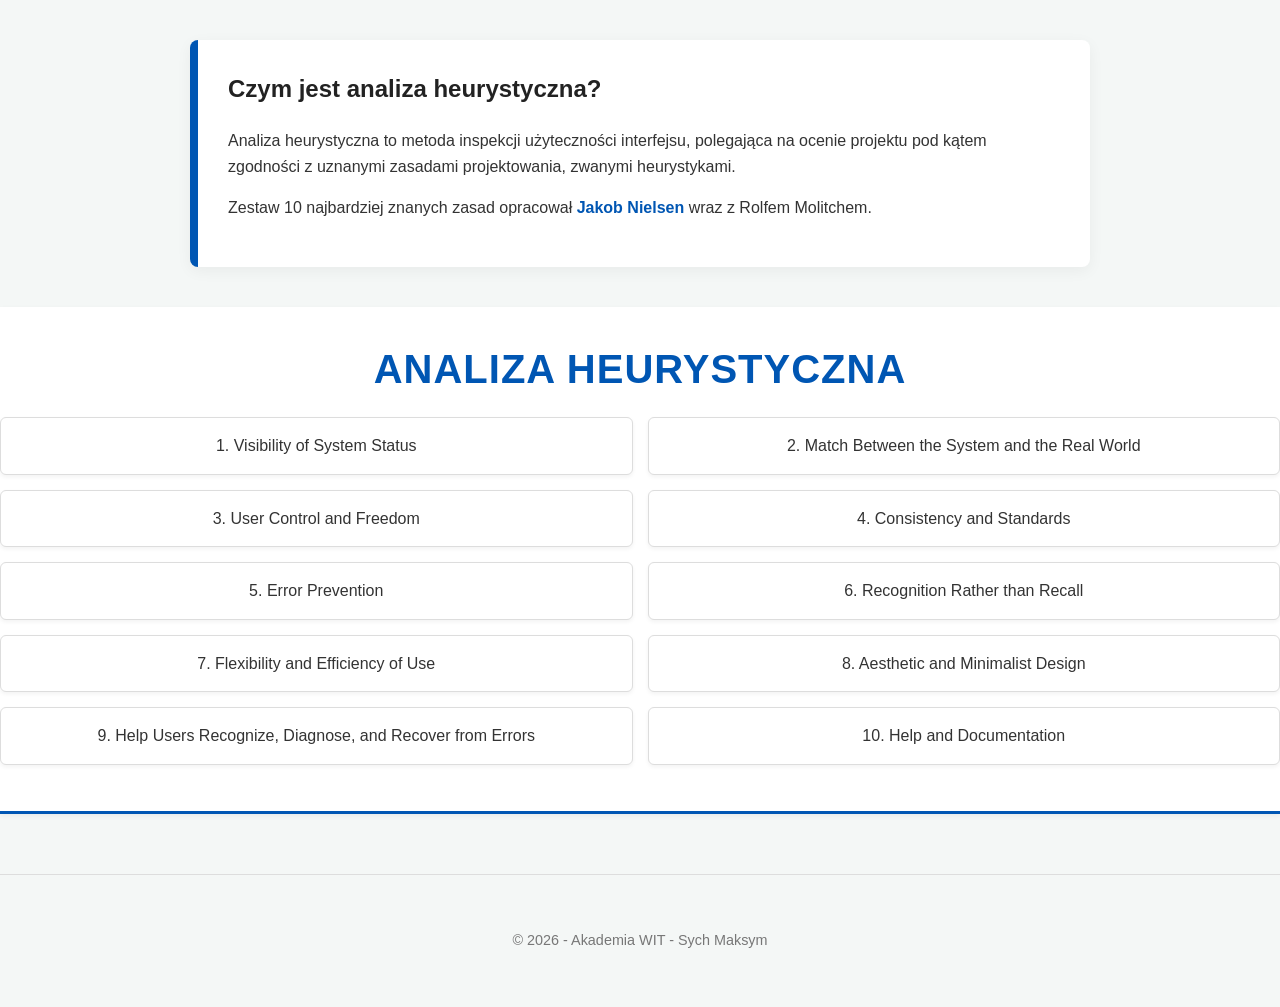
<file: index.html>
<!DOCTYPE html>
<html lang="pl">
<head>
    <meta charset="UTF-8">
    <meta name="viewport" content="width=device-width, initial-scale=1.0">
    <title>Mini-Wiki: 10 Heurystyk Nielsena</title>
    <link rel="stylesheet" href="mainstyle.css">
</head>
<body>

    <main>
        <section class="hero">
            <h2>Czym jest analiza heurystyczna?</h2>
            <p>Analiza heurystyczna to metoda inspekcji użyteczności interfejsu, polegająca na ocenie projektu pod kątem zgodności z uznanymi zasadami projektowania, zwanymi heurystykami.</p>
            <p>Zestaw 10 najbardziej znanych zasad opracował <strong>Jakob Nielsen</strong> wraz z Rolfem Molitchem.</p>
        </section>

        
    </main>

    <header>
        <h1>Analiza Heurystyczna</h1>
        <nav>
            <ul>
                <li><a href="h1.html">1. Visibility of System Status</a></li>
                <li><a href="h2.html">2. Match Between the System and the Real World</a></li>
                <li><a href="h3.html">3. User Control and Freedom</a></li>
                <li><a href="h4.html">4. Consistency and Standards</a></li>
                <li><a href="h5.html">5. Error Prevention</a></li>
                <li><a href="h6.html">6. Recognition Rather than Recall</a></li>
                <li><a href="h7.html">7. Flexibility and Efficiency of Use</a></li>
                <li><a href="h8.html">8. Aesthetic and Minimalist Design</a></li>
                <li><a href="h9.html">9. Help Users Recognize, Diagnose, and Recover from Errors</a></li>
                <li><a href="h10.html">10. Help and Documentation</a></li>
            </ul>
        </nav>
    </header>

    

    <footer>
        <p>&copy; 2026 - Akademia WIT - Sych Maksym</p>
    </footer>

</body>
</html>
</file>
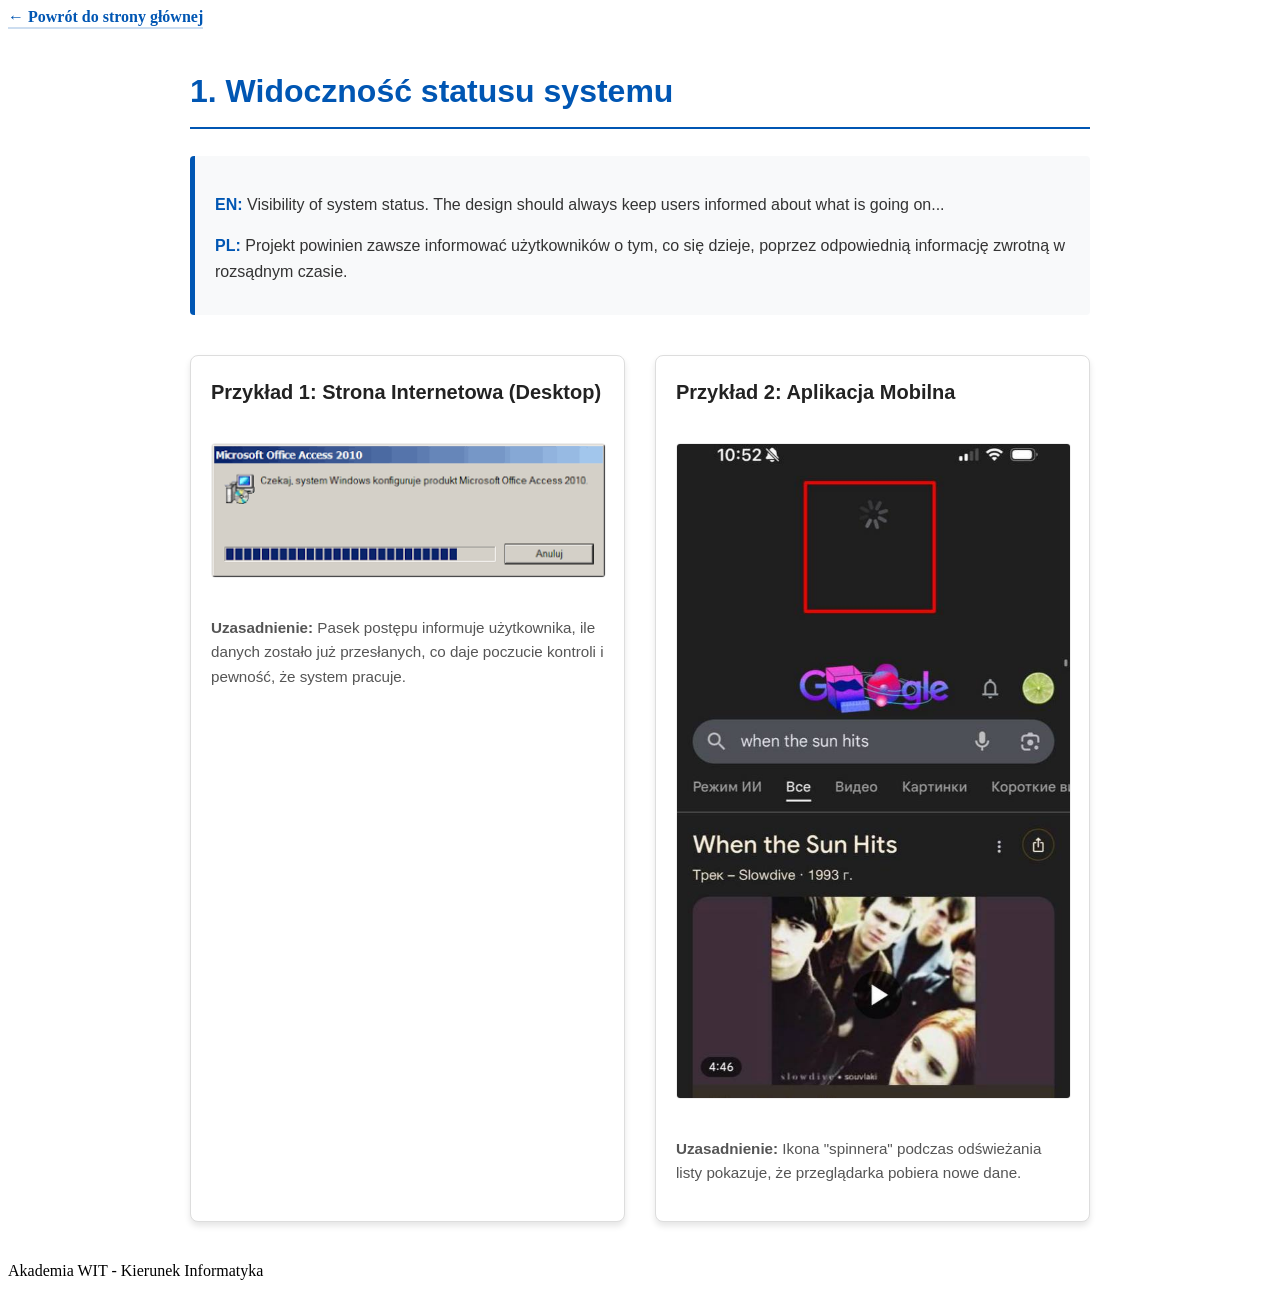
<file: h1.html>
<!DOCTYPE html>
<html lang="pl">
<head>
    <meta charset="UTF-8">
    <meta name="viewport" content="width=device-width, initial-scale=1.0">
    <title>Heurystyka 1 - Mini-Wiki</title>
    <link rel="stylesheet" href="style.css">
</head>
<body>

    <header>
        <nav>
            <a href="index.html" class="custom-link" >&larr; Powrót do strony głównej</a>
        </nav>
    </header>

    <main>
        <article class="heuristic-detail">
            <h1>1. Widoczność statusu systemu</h1>
            
            <div class="description">
                <p><strong>EN:</strong> Visibility of system status. The design should always keep users informed about what is going on...</p>
                <p><strong>PL:</strong> Projekt powinien zawsze informować użytkowników o tym, co się dzieje, poprzez odpowiednią informację zwrotną w rozsądnym czasie.</p>
            </div>

            <section class="examples">
                <div class="example-item">
                    <h3>Przykład 1: Strona Internetowa (Desktop)</h3>
                    <img src="screens/f1_1.png" alt="Pasek postępu wgrywania pliku">
                    <p><strong>Uzasadnienie:</strong> Pasek postępu informuje użytkownika, ile danych zostało już przesłanych, co daje poczucie kontroli i pewność, że system pracuje.</p>
                </div>

                <div class="example-item">
                    <h3>Przykład 2: Aplikacja Mobilna</h3>
                    <img src="screens/f1_2.png" alt="Ikona ładowania w aplikacji">
                    <p><strong>Uzasadnienie:</strong> Ikona "spinnera" podczas odświeżania listy pokazuje, że przeglądarka pobiera nowe dane.</p>
                </div>
            </section>
        </article>
    </main>

    <footer>
        <p>Akademia WIT - Kierunek Informatyka</p>
    </footer>

</body>
</html>
</file>
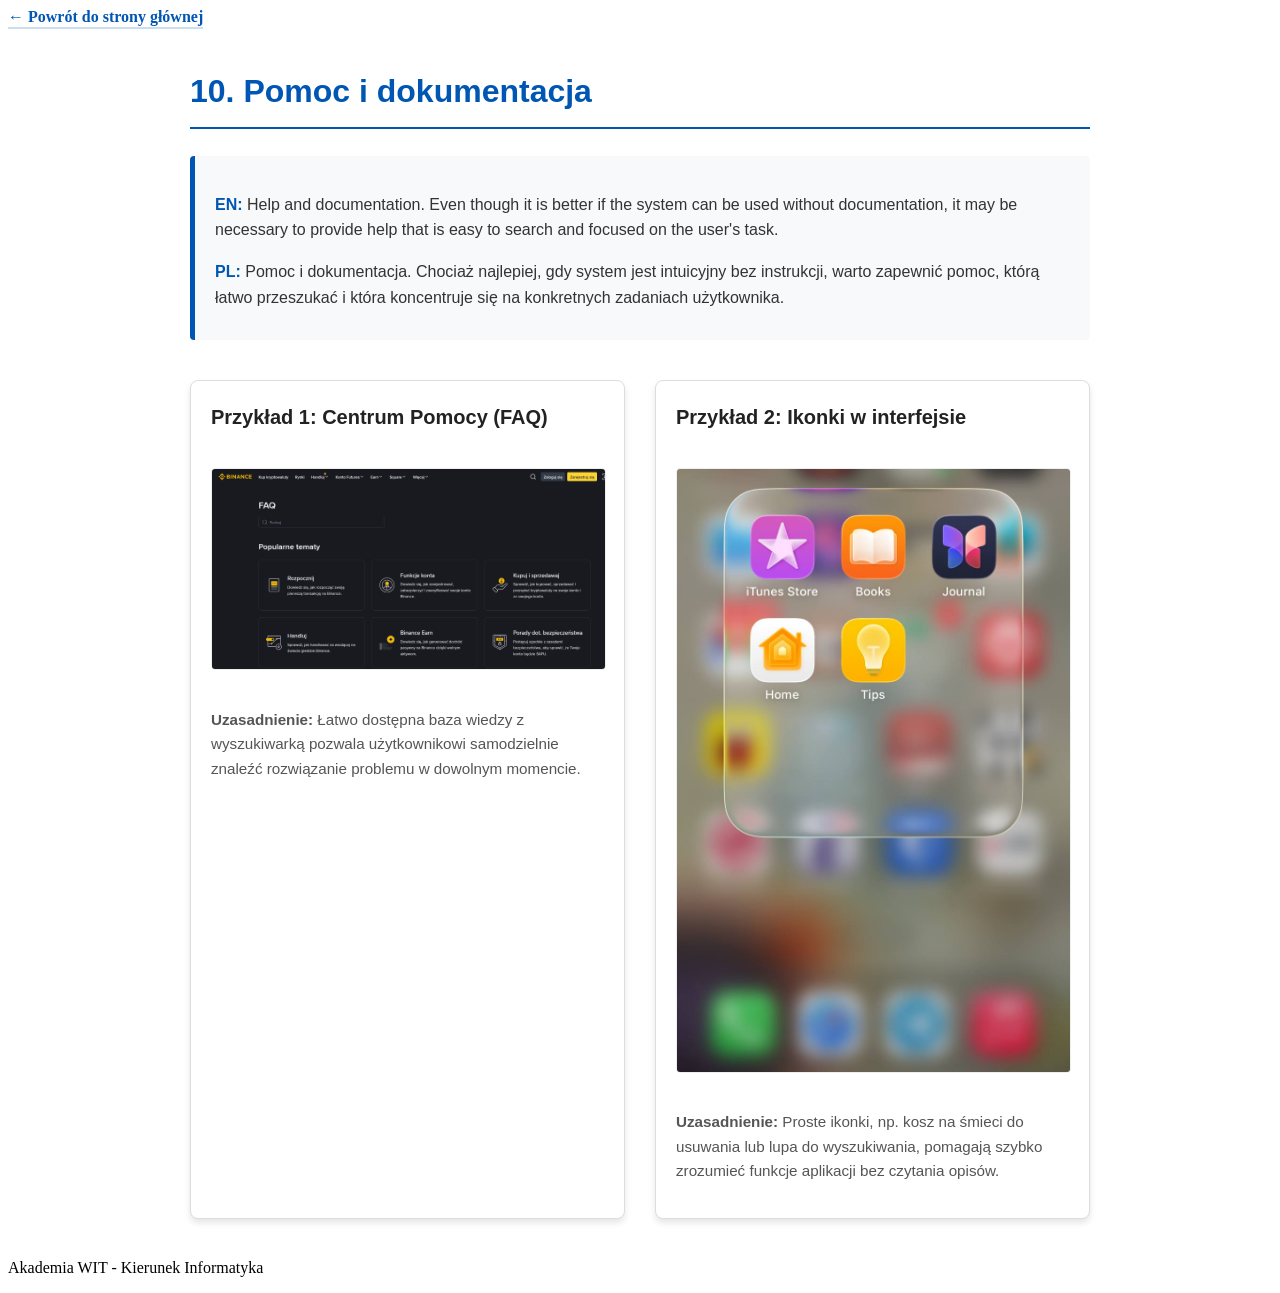
<file: h10.html>
<!DOCTYPE html>
<html lang="pl">
<head>
    <meta charset="UTF-8">
    <meta name="viewport" content="width=device-width, initial-scale=1.0">
    <title>Heurystyka 10 - Mini-Wiki</title>
    <link rel="stylesheet" href="style.css">
</head>
<body>
    <header>
        <nav><a href="index.html" class="custom-link">&larr; Powrót do strony głównej</a></nav>
    </header>
    <main>
        <article class="heuristic-detail">
            <h1>10. Pomoc i dokumentacja</h1>
            <div class="description">
                <p><strong>EN:</strong> Help and documentation. Even though it is better if the system can be used without documentation, it may be necessary to provide help that is easy to search and focused on the user's task.</p>
                <p><strong>PL:</strong> Pomoc i dokumentacja. Chociaż najlepiej, gdy system jest intuicyjny bez instrukcji, warto zapewnić pomoc, którą łatwo przeszukać i która koncentruje się na konkretnych zadaniach użytkownika.</p>
            </div>
            <section class="examples">
                <div class="example-item">
                    <h3>Przykład 1: Centrum Pomocy (FAQ)</h3>
                    <img src="screens/f10_1.png" alt="Wyszukiwarka w centrum pomocy">
                    <p><strong>Uzasadnienie:</strong> Łatwo dostępna baza wiedzy z wyszukiwarką pozwala użytkownikowi samodzielnie znaleźć rozwiązanie problemu w dowolnym momencie.</p>
                </div>
                <div class="example-item">
                    <h3>Przykład 2: Ikonki w interfejsie</h3>
                    <img src="screens/f10_2.png" alt="Podpowiedzi wewnątrz interfejsu">
                    <p><strong>Uzasadnienie:</strong> Proste ikonki, np. kosz na śmieci do usuwania lub lupa do wyszukiwania, pomagają szybko zrozumieć funkcje aplikacji bez czytania opisów.</p>
                </div>
            </section>
        </article>
    </main>
    <footer><p>Akademia WIT - Kierunek Informatyka</p></footer>
</body>
</html>
</file>
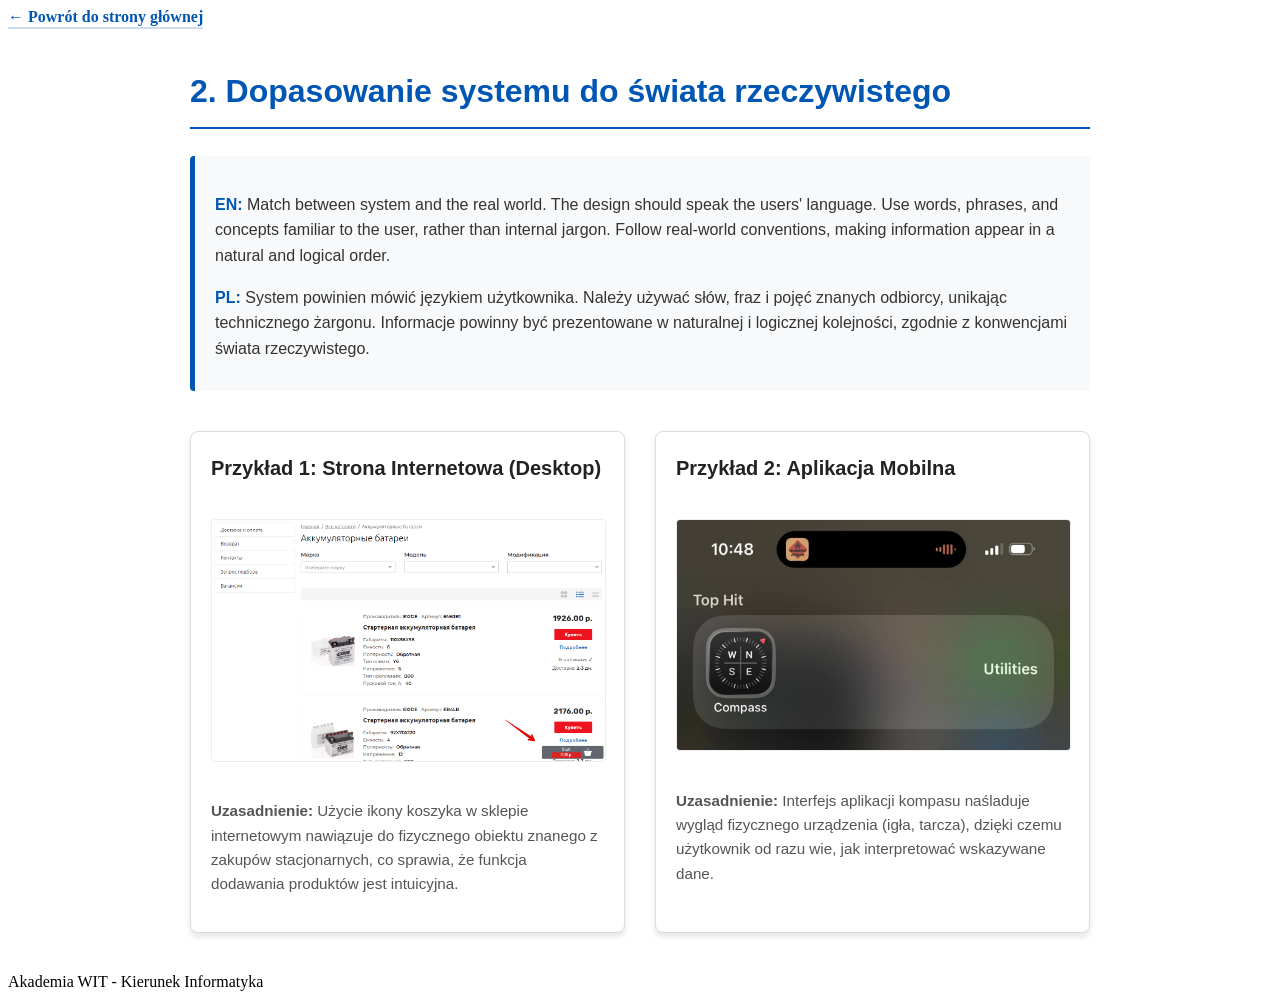
<file: h2.html>
<!DOCTYPE html>
<html lang="pl">
<head>
    <meta charset="UTF-8">
    <meta name="viewport" content="width=device-width, initial-scale=1.0">
    <title>Heurystyka 2 - Mini-Wiki</title>
    <link rel="stylesheet" href="style.css">
</head>
<body>

    <header>
        <nav>
            <a href="index.html" class="custom-link">&larr; Powrót do strony głównej</a>
        </nav>
    </header>

    <main>
        <article class="heuristic-detail">
            <h1>2. Dopasowanie systemu do świata rzeczywistego</h1>
            
            <div class="description">
                <p><strong>EN:</strong> Match between system and the real world. The design should speak the users' language. Use words, phrases, and concepts familiar to the user, rather than internal jargon. Follow real-world conventions, making information appear in a natural and logical order.</p>
                
                <p><strong>PL:</strong> System powinien mówić językiem użytkownika. Należy używać słów, fraz i pojęć znanych odbiorcy, unikając technicznego żargonu. Informacje powinny być prezentowane w naturalnej i logicznej kolejności, zgodnie z konwencjami świata rzeczywistego.</p>
            </div>

            <section class="examples">
                <div class="example-item">
                    <h3>Przykład 1: Strona Internetowa (Desktop)</h3>
                    <img src="screens/f2_1.png" alt="Ikona koszyka w sklepie">
                    <p><strong>Uzasadnienie:</strong> Użycie ikony koszyka w sklepie internetowym nawiązuje do fizycznego obiektu znanego z zakupów stacjonarnych, co sprawia, że funkcja dodawania produktów jest intuicyjna.</p>
                </div>

                <div class="example-item">
                    <h3>Przykład 2: Aplikacja Mobilna</h3>
                    <img src="screens/f2_2.png" alt="Kompas w smartfonie">
                    <p><strong>Uzasadnienie:</strong> Interfejs aplikacji kompasu naśladuje wygląd fizycznego urządzenia (igła, tarcza), dzięki czemu użytkownik od razu wie, jak interpretować wskazywane dane.</p>
                </div>
            </section>
        </article>
    </main>

    <footer>
        <p>Akademia WIT - Kierunek Informatyka </p>
    </footer>

</body>
</html>
</file>
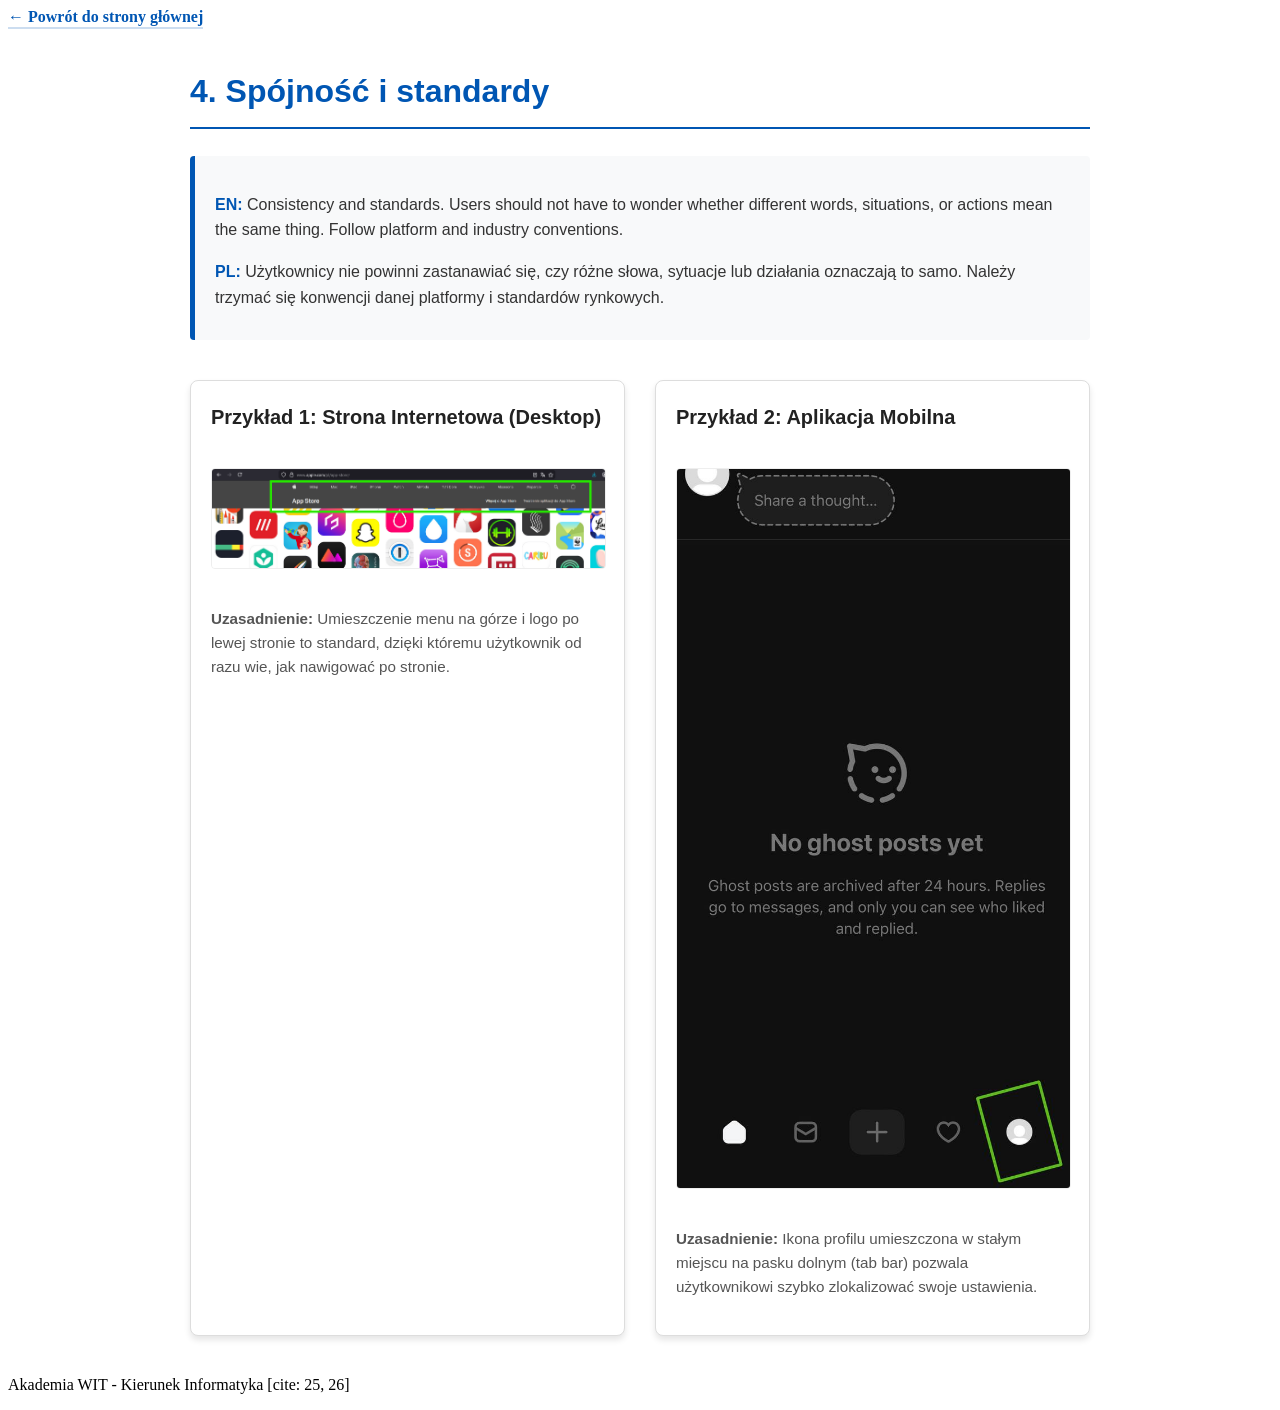
<file: h4.html>
<!DOCTYPE html>
<html lang="pl">
<head>
    <meta charset="UTF-8">
    <meta name="viewport" content="width=device-width, initial-scale=1.0">
    <title>Heurystyka 4 - Mini-Wiki</title>
    <link rel="stylesheet" href="style.css">
</head>
<body>
    <header>
        <nav><a href="index.html" class="custom-link">&larr; Powrót do strony głównej</a></nav>
    </header>
    <main>
        <article class="heuristic-detail">
            <h1>4. Spójność i standardy</h1>
            <div class="description">
                <p><strong>EN:</strong> Consistency and standards. Users should not have to wonder whether different words, situations, or actions mean the same thing. Follow platform and industry conventions.</p>
                <p><strong>PL:</strong> Użytkownicy nie powinni zastanawiać się, czy różne słowa, sytuacje lub działania oznaczają to samo. Należy trzymać się konwencji danej platformy i standardów rynkowych.</p>
            </div>
            <section class="examples">
                <div class="example-item">
                    <h3>Przykład 1: Strona Internetowa (Desktop)</h3>
                    <img src="screens/f4_1.png" alt="Standardowy pasek nawigacji">
                    <p><strong>Uzasadnienie:</strong> Umieszczenie menu na górze i logo po lewej stronie to standard, dzięki któremu użytkownik od razu wie, jak nawigować po stronie.</p>
                </div>
                <div class="example-item">
                    <h3>Przykład 2: Aplikacja Mobilna</h3>
                    <img src="screens/f4_2.png" alt="Ikona profilu w prawym dolnym rogu">
                    <p><strong>Uzasadnienie:</strong> Ikona profilu umieszczona w stałym miejscu na pasku dolnym (tab bar) pozwala użytkownikowi szybko zlokalizować swoje ustawienia.</p>
                </div>
            </section>
        </article>
    </main>
    <footer><p>Akademia WIT - Kierunek Informatyka [cite: 25, 26]</p></footer>
</body>
</html>
</file>
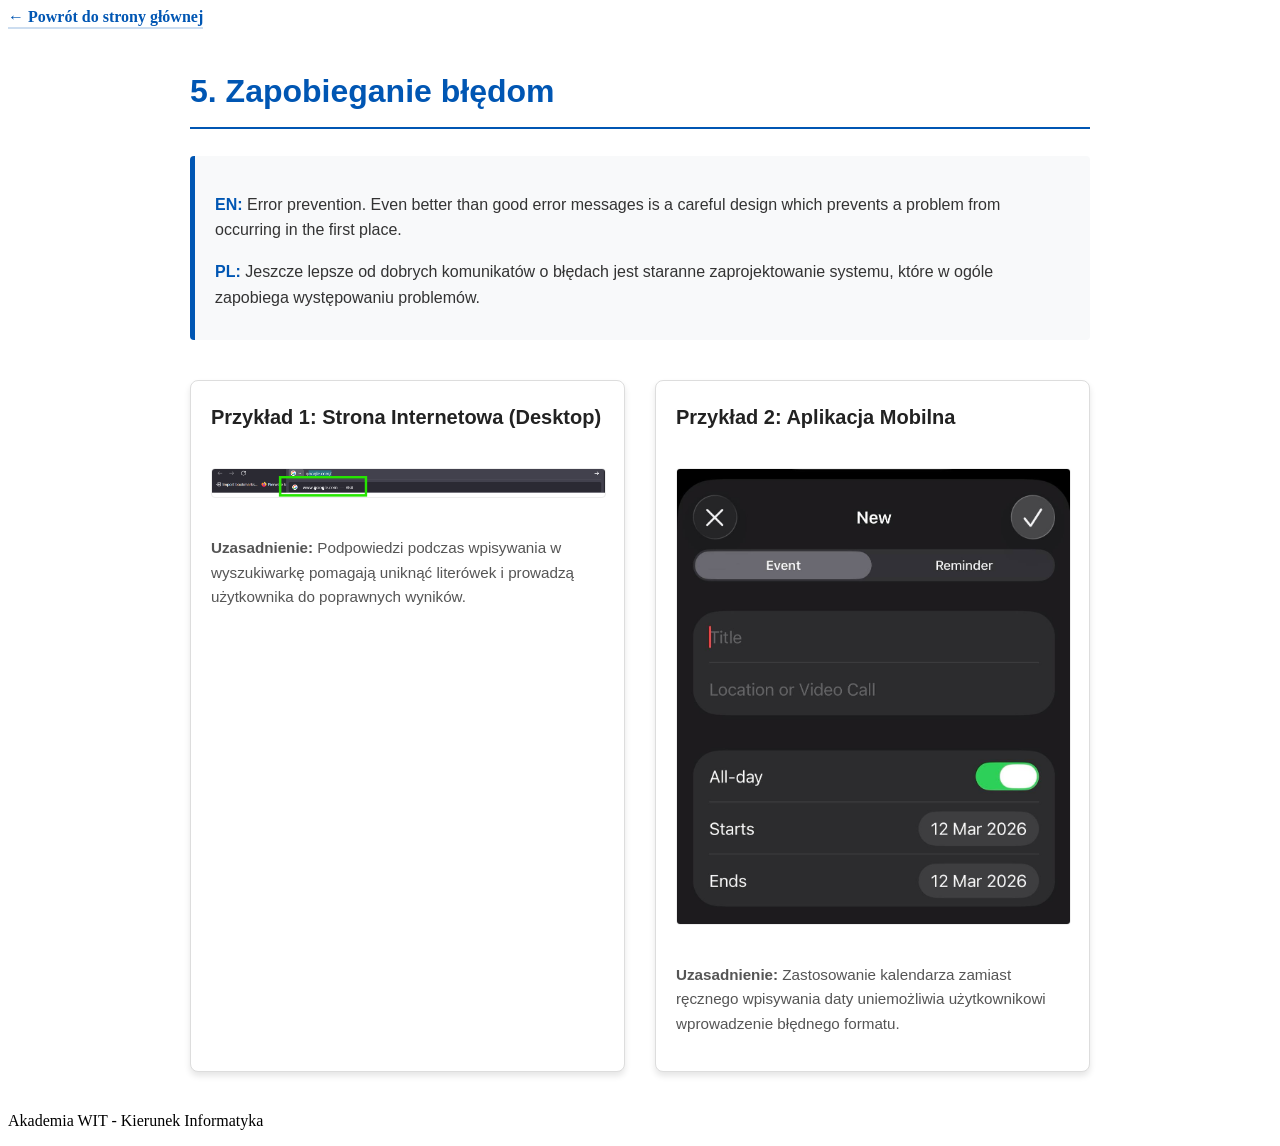
<file: h5.html>
<!DOCTYPE html>
<html lang="pl">
<head>
    <meta charset="UTF-8">
    <meta name="viewport" content="width=device-width, initial-scale=1.0">
    <title>Heurystyka 5 - Mini-Wiki</title>
    <link rel="stylesheet" href="style.css">
</head>
<body>
    <header>
        <nav><a href="index.html" class="custom-link">&larr; Powrót do strony głównej</a></nav>
    </header>
    <main>
        <article class="heuristic-detail">
            <h1>5. Zapobieganie błędom</h1>
            <div class="description">
                <p><strong>EN:</strong> Error prevention. Even better than good error messages is a careful design which prevents a problem from occurring in the first place.</p>
                <p><strong>PL:</strong> Jeszcze lepsze od dobrych komunikatów o błędach jest staranne zaprojektowanie systemu, które w ogóle zapobiega występowaniu problemów.</p>
            </div>
            <section class="examples">
                <div class="example-item">
                    <h3>Przykład 1: Strona Internetowa (Desktop)</h3>
                    <img src="screens/f5_1.png" alt="Sugestie wyszukiwania">
                    <p><strong>Uzasadnienie:</strong> Podpowiedzi podczas wpisywania w wyszukiwarkę pomagają uniknąć literówek i prowadzą użytkownika do poprawnych wyników.</p>
                </div>
                <div class="example-item">
                    <h3>Przykład 2: Aplikacja Mobilna</h3>
                    <img src="screens/f5_2.png" alt="Wybór daty z kalendarza">
                    <p><strong>Uzasadnienie:</strong> Zastosowanie kalendarza zamiast ręcznego wpisywania daty uniemożliwia użytkownikowi wprowadzenie błędnego formatu.</p>
                </div>
            </section>
        </article>
    </main>
    <footer><p>Akademia WIT - Kierunek Informatyka </p></footer>
</body>
</html>
</file>
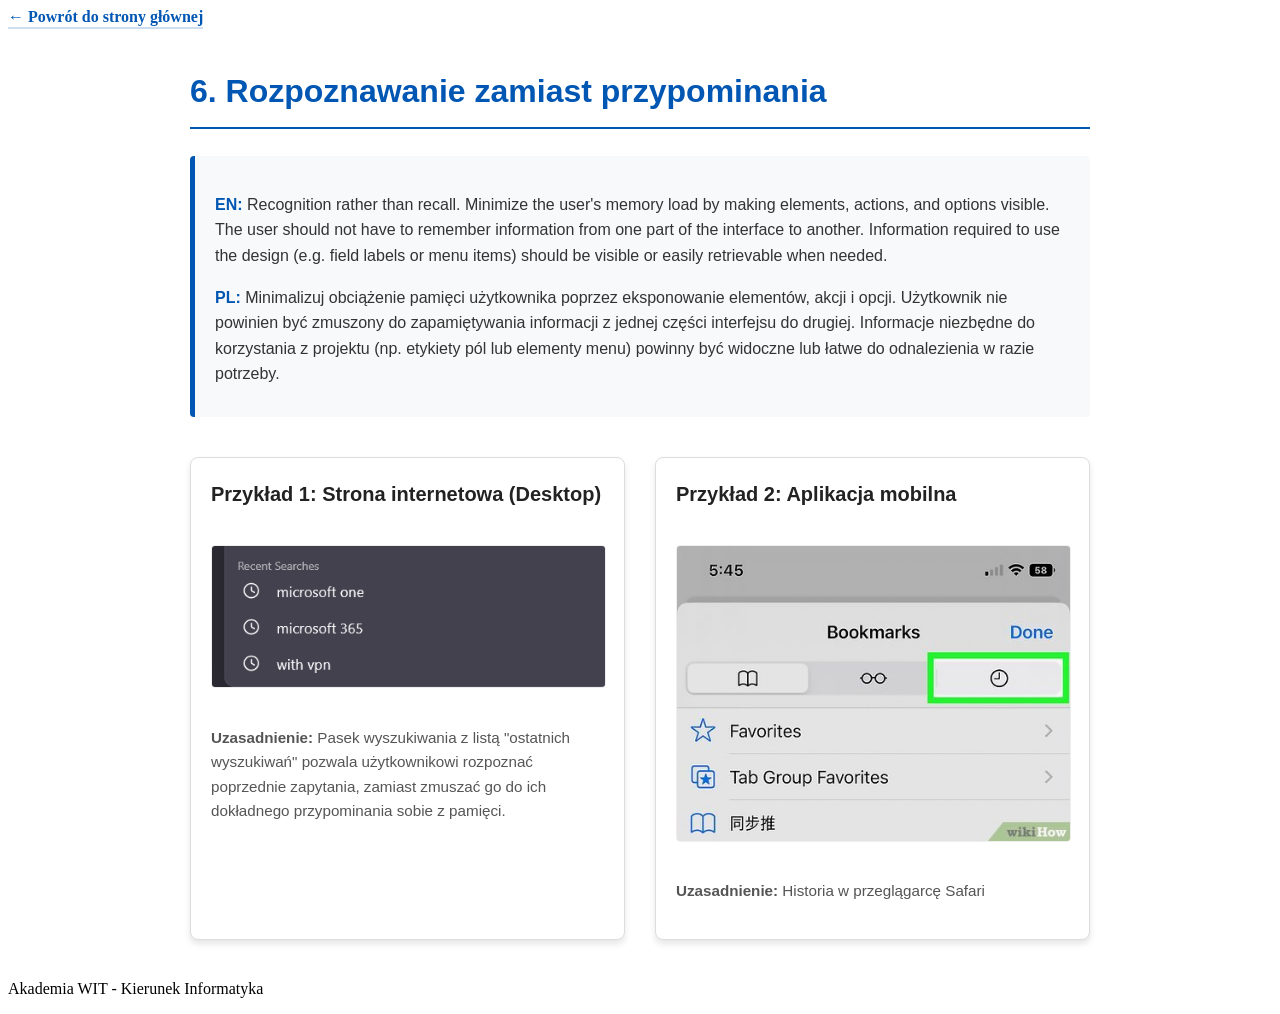
<file: h6.html>
<!DOCTYPE html>
<html lang="pl">
<head>
    <meta charset="UTF-8">
    <meta name="viewport" content="width=device-width, initial-scale=1.0">
    <title>Heurystyka 6 - Mini-Wiki</title>
    <link rel="stylesheet" href="style.css">
</head>
<body>

    <header>
        <nav>
            <a href="index.html" class="custom-link">&larr; Powrót do strony głównej</a>
        </nav>
    </header>

    <main>
        <article class="heuristic-detail">
            <h1>6. Rozpoznawanie zamiast przypominania</h1> 
            
            <div class="description">
                <p><strong>EN:</strong> Recognition rather than recall. Minimize the user's memory load by making elements, actions, and options visible. The user should not have to remember information from one part of the interface to another. Information required to use the design (e.g. field labels or menu items) should be visible or easily retrievable when needed.</p> 
                
                <p><strong>PL:</strong> Minimalizuj obciążenie pamięci użytkownika poprzez eksponowanie elementów, akcji i opcji. Użytkownik nie powinien być zmuszony do zapamiętywania informacji z jednej części interfejsu do drugiej. Informacje niezbędne do korzystania z projektu (np. etykiety pól lub elementy menu) powinny być widoczne lub łatwe do odnalezienia w razie potrzeby.</p> 
            </div>

            <section class="examples">
                <div class="example-item">
                    <h3>Przykład 1: Strona internetowa (Desktop)</h3> 
                    <img src="screens/f6_1.png" alt="Historia wyszukiwania w Google">
                    <p><strong>Uzasadnienie:</strong> Pasek wyszukiwania z listą "ostatnich wyszukiwań" pozwala użytkownikowi rozpoznać poprzednie zapytania, zamiast zmuszać go do ich dokładnego przypominania sobie z pamięci.</p>
                </div>

                <div class="example-item">
                    <h3>Przykład 2: Aplikacja mobilna</h3>
                    <img src="screens/f6_2.png" alt="Sekcja ostatnio oglądane w aplikacji">
                    <p><strong>Uzasadnienie:</strong> Historia w przeglągarcę Safari</p>
                </div>
            </section>
        </article>
    </main>

    <footer>
        <p>Akademia WIT - Kierunek Informatyka</p> 
    </footer>

</body>
</html>
</file>
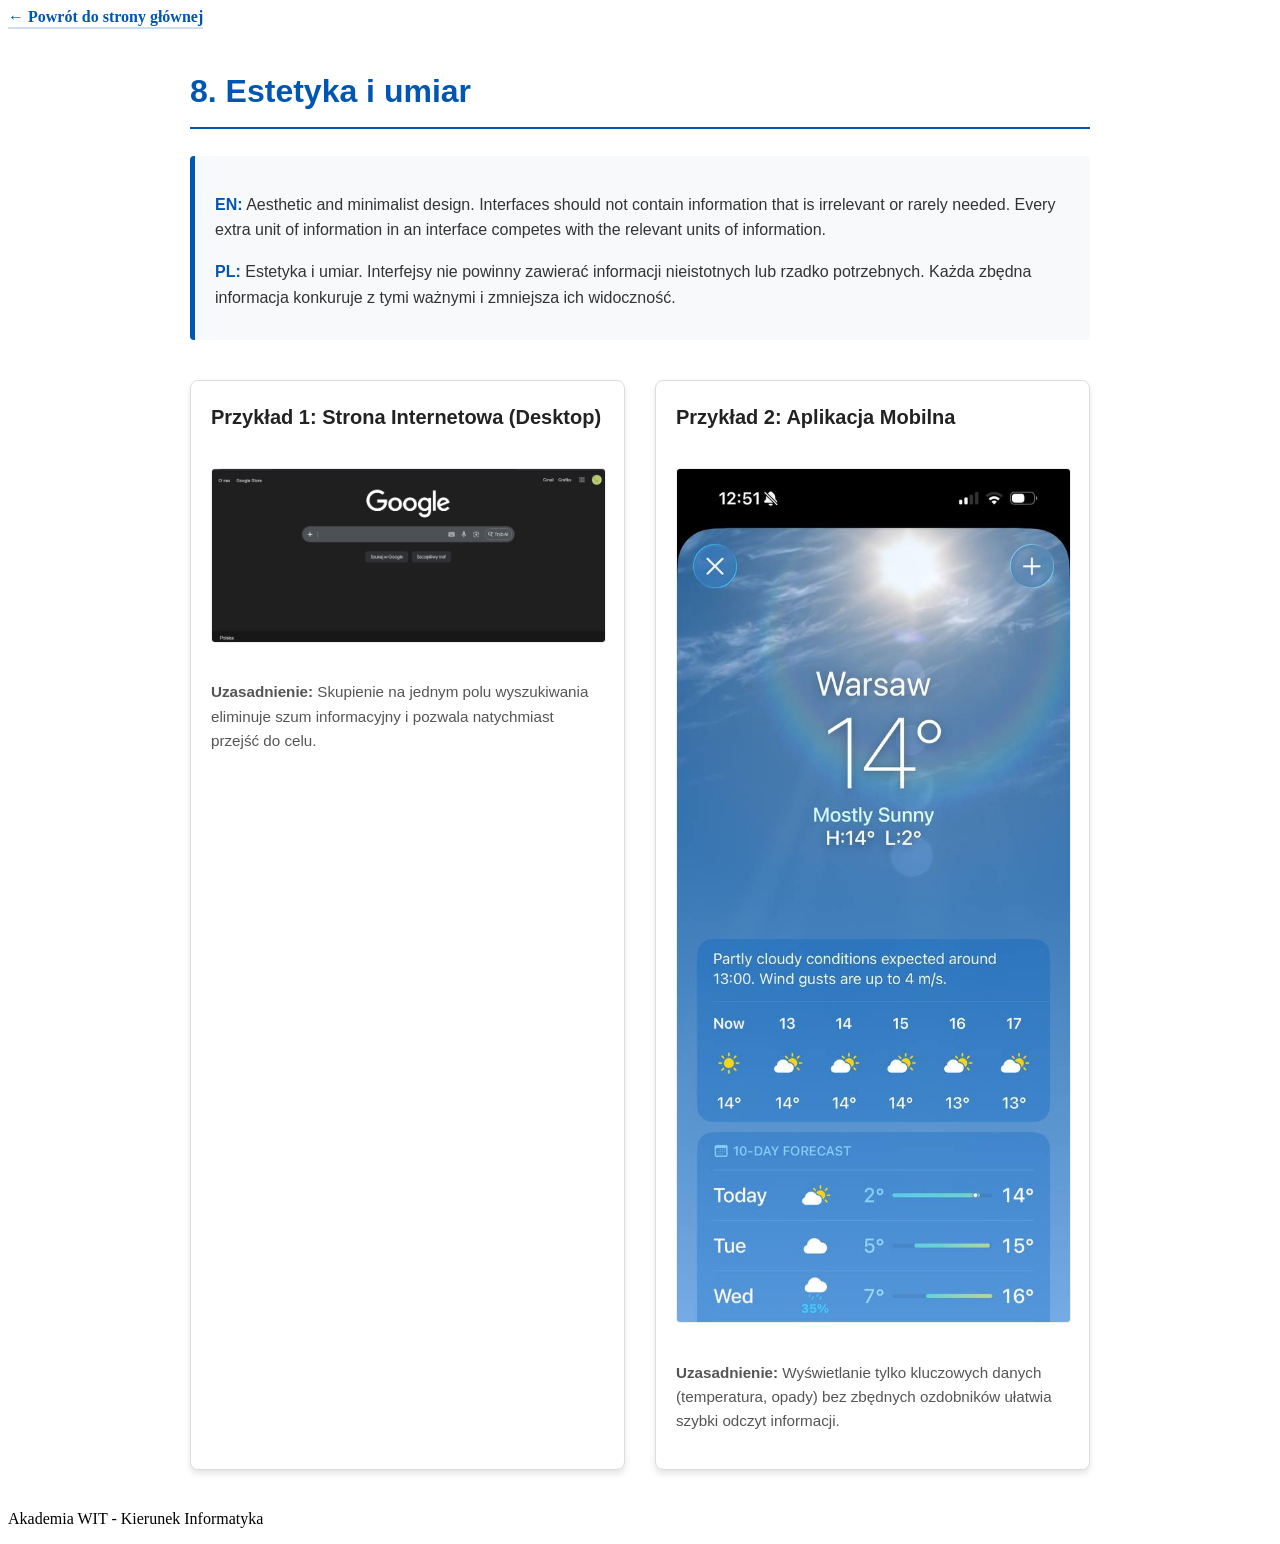
<file: h8.html>
<!DOCTYPE html>
<html lang="pl">
<head>
    <meta charset="UTF-8">
    <meta name="viewport" content="width=device-width, initial-scale=1.0">
    <title>Heurystyka 8 - Mini-Wiki</title>
    <link rel="stylesheet" href="style.css">
</head>
<body>
    <header>
        <nav><a href="index.html" class="custom-link">&larr; Powrót do strony głównej</a></nav>
    </header>
    <main>
        <article class="heuristic-detail">
            <h1>8. Estetyka i umiar</h1>
            <div class="description">
                <p><strong>EN:</strong> Aesthetic and minimalist design. Interfaces should not contain information that is irrelevant or rarely needed. Every extra unit of information in an interface competes with the relevant units of information.</p>
                <p><strong>PL:</strong> Estetyka i umiar. Interfejsy nie powinny zawierać informacji nieistotnych lub rzadko potrzebnych. Każda zbędna informacja konkuruje z tymi ważnymi i zmniejsza ich widoczność.</p>
            </div>
            <section class="examples">
                <div class="example-item">
                    <h3>Przykład 1: Strona Internetowa (Desktop)</h3>
                    <img src="screens/f8_1.png" alt="Minimalistyczna strona Google">
                    <p><strong>Uzasadnienie:</strong> Skupienie na jednym polu wyszukiwania eliminuje szum informacyjny i pozwala natychmiast przejść do celu.</p>
                </div>
                <div class="example-item">
                    <h3>Przykład 2: Aplikacja Mobilna</h3>
                    <img src="screens/f8_2.png" alt="Czysty interfejs aplikacji Pogoda">
                    <p><strong>Uzasadnienie:</strong> Wyświetlanie tylko kluczowych danych (temperatura, opady) bez zbędnych ozdobników ułatwia szybki odczyt informacji.</p>
                </div>
            </section>
        </article>
    </main>
    <footer><p>Akademia WIT - Kierunek Informatyka</p></footer>
</body>
</html>
</file>
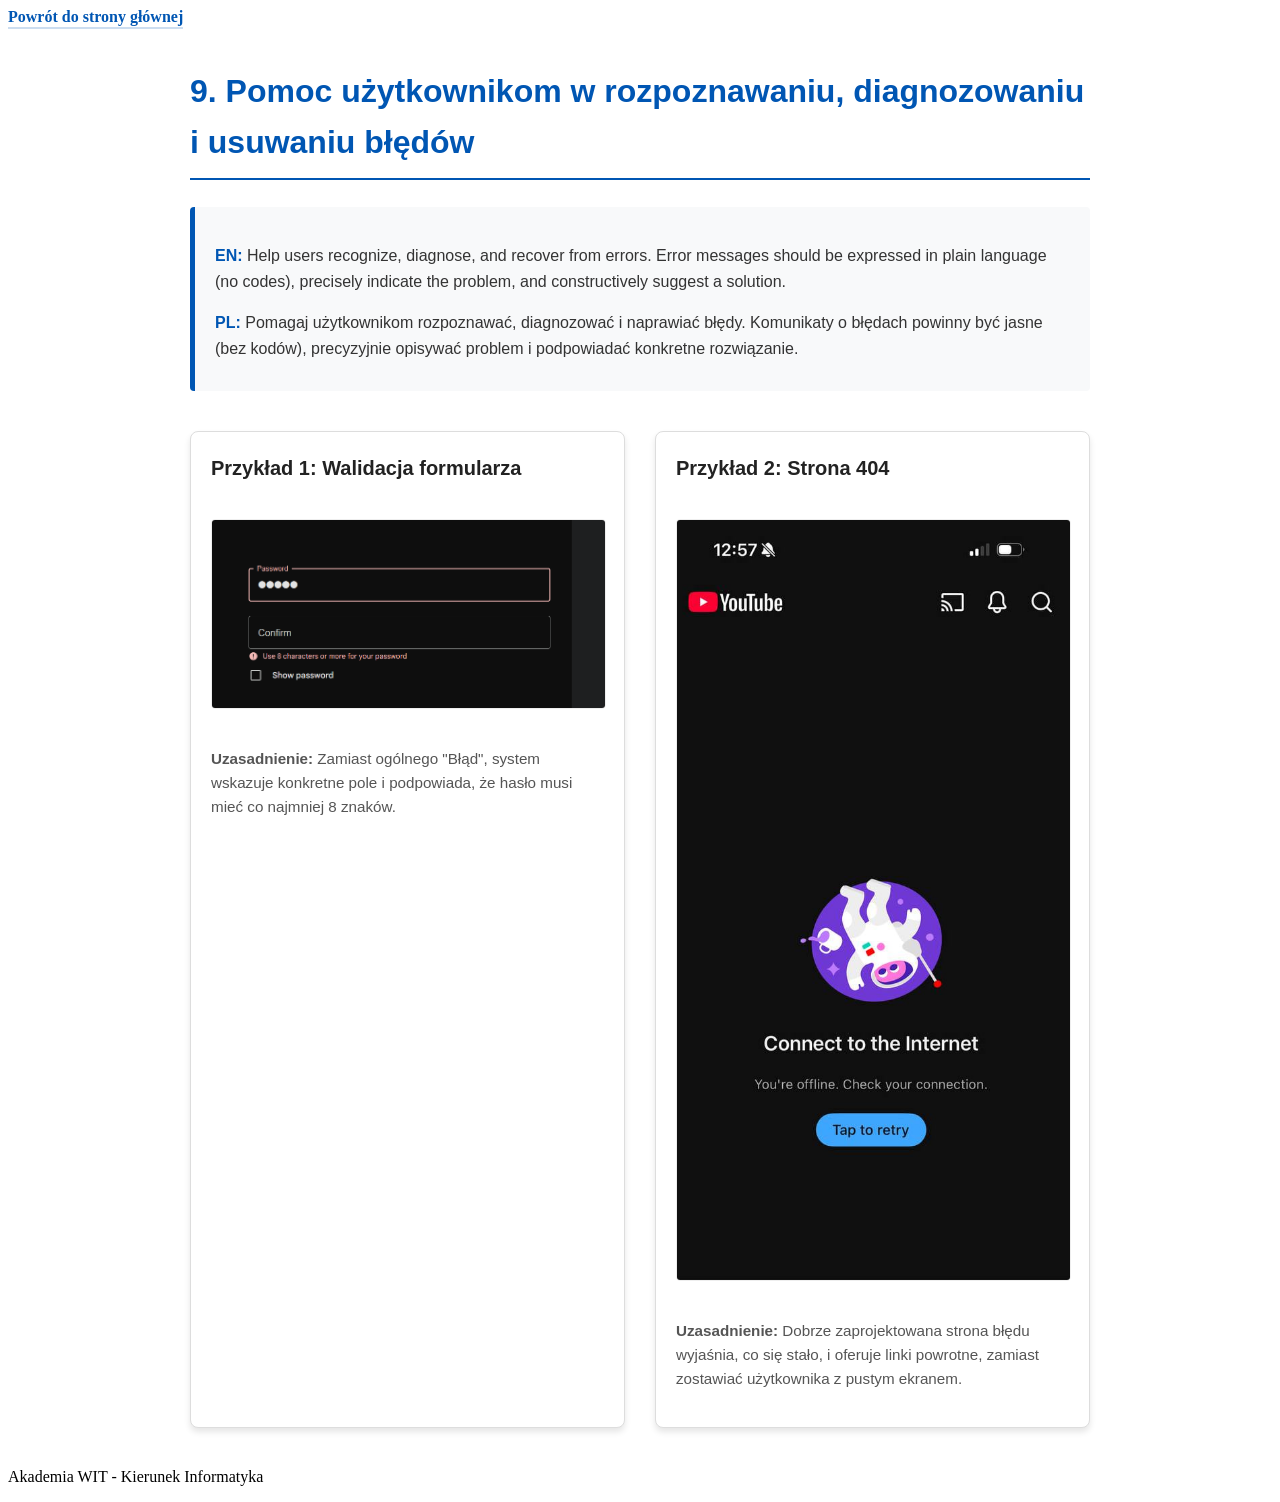
<file: h9.html>
<!DOCTYPE html>
<html lang="pl">
<head>
    <meta charset="UTF-8">
    <meta name="viewport" content="width=device-width, initial-scale=1.0">
    <title>Heurystyka 9 - Mini-Wiki</title>
    <link rel="stylesheet" href="style.css">
</head>
<body>
<header>
    <nav><a href="index.html" class="custom-link">Powrót do strony głównej</a></nav>
</header>
<main>
    <article class="heuristic-detail">
        <h1>9. Pomoc użytkownikom w rozpoznawaniu, diagnozowaniu i usuwaniu błędów</h1>
        <div class="description">
            <p><strong>EN:</strong> Help users recognize, diagnose, and recover from errors. Error messages should be expressed in plain language (no codes), precisely indicate the problem, and constructively suggest a solution.</p>
            <p><strong>PL:</strong> Pomagaj użytkownikom rozpoznawać, diagnozować i naprawiać błędy. Komunikaty o błędach powinny być jasne (bez kodów), precyzyjnie opisywać problem i podpowiadać konkretne rozwiązanie.</p>
        </div>
        <section class="examples">
            <div class="example-item">
                <h3>Przykład 1: Walidacja formularza</h3>
                <img src="screens/f9_1.png" alt="Jasny komunikat błędu w formularzu">
                <p><strong>Uzasadnienie:</strong> Zamiast ogólnego "Błąd", system wskazuje konkretne pole i podpowiada, że hasło musi mieć co najmniej 8 znaków.</p>
            </div>
            <div class="example-item">
                <h3>Przykład 2: Strona 404</h3>
                <img src="screens/f9_2.png" alt="Przyjazna strona błędu 404">
                <p><strong>Uzasadnienie:</strong> Dobrze zaprojektowana strona błędu wyjaśnia, co się stało, i oferuje linki powrotne, zamiast zostawiać użytkownika z pustym ekranem.</p>
            </div>
        </section>
    </article>
</main>
<footer><p>Akademia WIT - Kierunek Informatyka</p></footer>
</body>
</html>
</file>
<file: mainstyle.css>
/* Общие настройки (совпадают с основным стилем) */
body {
    font-family: 'Segoe UI', Tahoma, Geneva, Verdana, sans-serif;
    line-height: 1.6;
    color: #333;
    background-color: #f4f7f6;
    margin: 0;
    padding: 0;
}

main {
    max-width: 900px;
    margin: 40px auto;
    padding: 0 20px;
}

/* Стили заголовков */
header {
    background-color: #fff;
    border-bottom: 3px solid #0056b3;
    padding: 30px 0;
    text-align: center;
    box-shadow: 0 2px 5px rgba(0,0,0,0.05);
}

header h1 {
    color: #0056b3;
    margin: 0;
    font-size: 2.5rem;
    text-transform: uppercase;
    letter-spacing: 1px;
}

/* Секция Hero (Описание анализа) */
.hero {
    background-color: #fff;
    padding: 30px;
    border-radius: 8px;
    box-shadow: 0 4px 15px rgba(0,0,0,0.05);
    margin-bottom: 40px;
    border-left: 8px solid #0056b3;
}

.hero h2 {
    color: #222;
    margin-top: 0;
}

/* Навигация (Список эвристик) */
nav ul {
    list-style: none;
    padding: 0;
    display: grid;
    grid-template-columns: 1fr; /* В одну колонку на мобилках */
    gap: 15px;
}

@media (min-width: 600px) {
    nav ul {
        grid-template-columns: 1fr 1fr; /* В две колонки на десктопе */
    }
}

nav li {
    transition: transform 0.2s ease;
}

nav a {
    display: block;
    background: #fff;
    color: #333;
    text-decoration: none;
    padding: 15px 20px;
    border-radius: 6px;
    border: 1px solid #ddd;
    font-weight: 500;
    box-shadow: 0 2px 4px rgba(0,0,0,0.05);
}

nav a:hover {
    background-color: #0056b3;
    color: #fff;
    border-color: #0056b3;
    transform: translateX(5px);
}

/* Футер */
footer {
    text-align: center;
    padding: 40px 0;
    color: #777;
    font-size: 0.9rem;
    border-top: 1px solid #ddd;
    margin-top: 60px;
}

/* Улучшение для жирного текста */
strong {
    color: #0056b3;
}
</file>
<file: style.css>
/* Общие стили для main */
main {
    max-width: 900px;
    margin: 40px auto;
    padding: 0 20px;
    font-family: 'Segoe UI', Tahoma, Geneva, Verdana, sans-serif;
    line-height: 1.6;
    color: #333;
}

/* Контейнер детализации эвристики */
.heuristic-detail h1 {
    color: #0056b3;
    border-bottom: 2px solid #0056b3;
    padding-bottom: 10px;
    font-size: 2rem;
}


.description {
    background-color: #f8f9fa;
    border-left: 5px solid #0056b3;
    padding: 20px;
    margin: 20px 0;
    border-radius: 4px;
}

.description p {
    margin-bottom: 10px;
}

.description strong {
    color: #0056b3;
}

/* Сетка для примеров */
.examples {
    display: grid;
    grid-template-columns: repeat(auto-fit, minmax(300px, 1fr));
    gap: 30px;
    margin-top: 40px;
}

/* Карточка примера */
.example-item {
    background: #fff;
    border: 1px solid #ddd;
    border-radius: 8px;
    padding: 20px;
    box-shadow: 0 4px 6px rgba(0,0,0,0.1);
    transition: transform 0.2s ease;
}

.example-item:hover {
    transform: translateY(-5px);
}

.example-item h3 {
    margin-top: 0;
    font-size: 1.25rem;
    color: #222;
}


.example-item img {
    width: 100%;
    height: auto;
    border-radius: 4px;
    margin: 15px 0;
    border: 1px solid #eee;
}

.example-item p {
    font-size: 0.95rem;
    color: #555;
}

.custom-link {
    text-decoration: none; /* Убираем стандартное подчеркивание */
    color: #0056b3;        /* Наш фирменный синий */
    font-weight: 600;
    border-bottom: 2px solid rgba(0, 86, 179, 0.2); /* Прозрачная линия */
    transition: all 0.3s ease; /* Плавность анимации */
    padding-bottom: 2px;
}

.custom-link:hover {
    border-bottom-color: #0056b3; /* Линия становится ярче при наведении */
    color: #004494;
}

/* Адаптивность для мобилок */
@media (max-width: 600px) {
    .heuristic-detail h1 {
        font-size: 1.5rem;
    }
    
    .examples {
        grid-template-columns: 1fr;
    }
}
</file>
